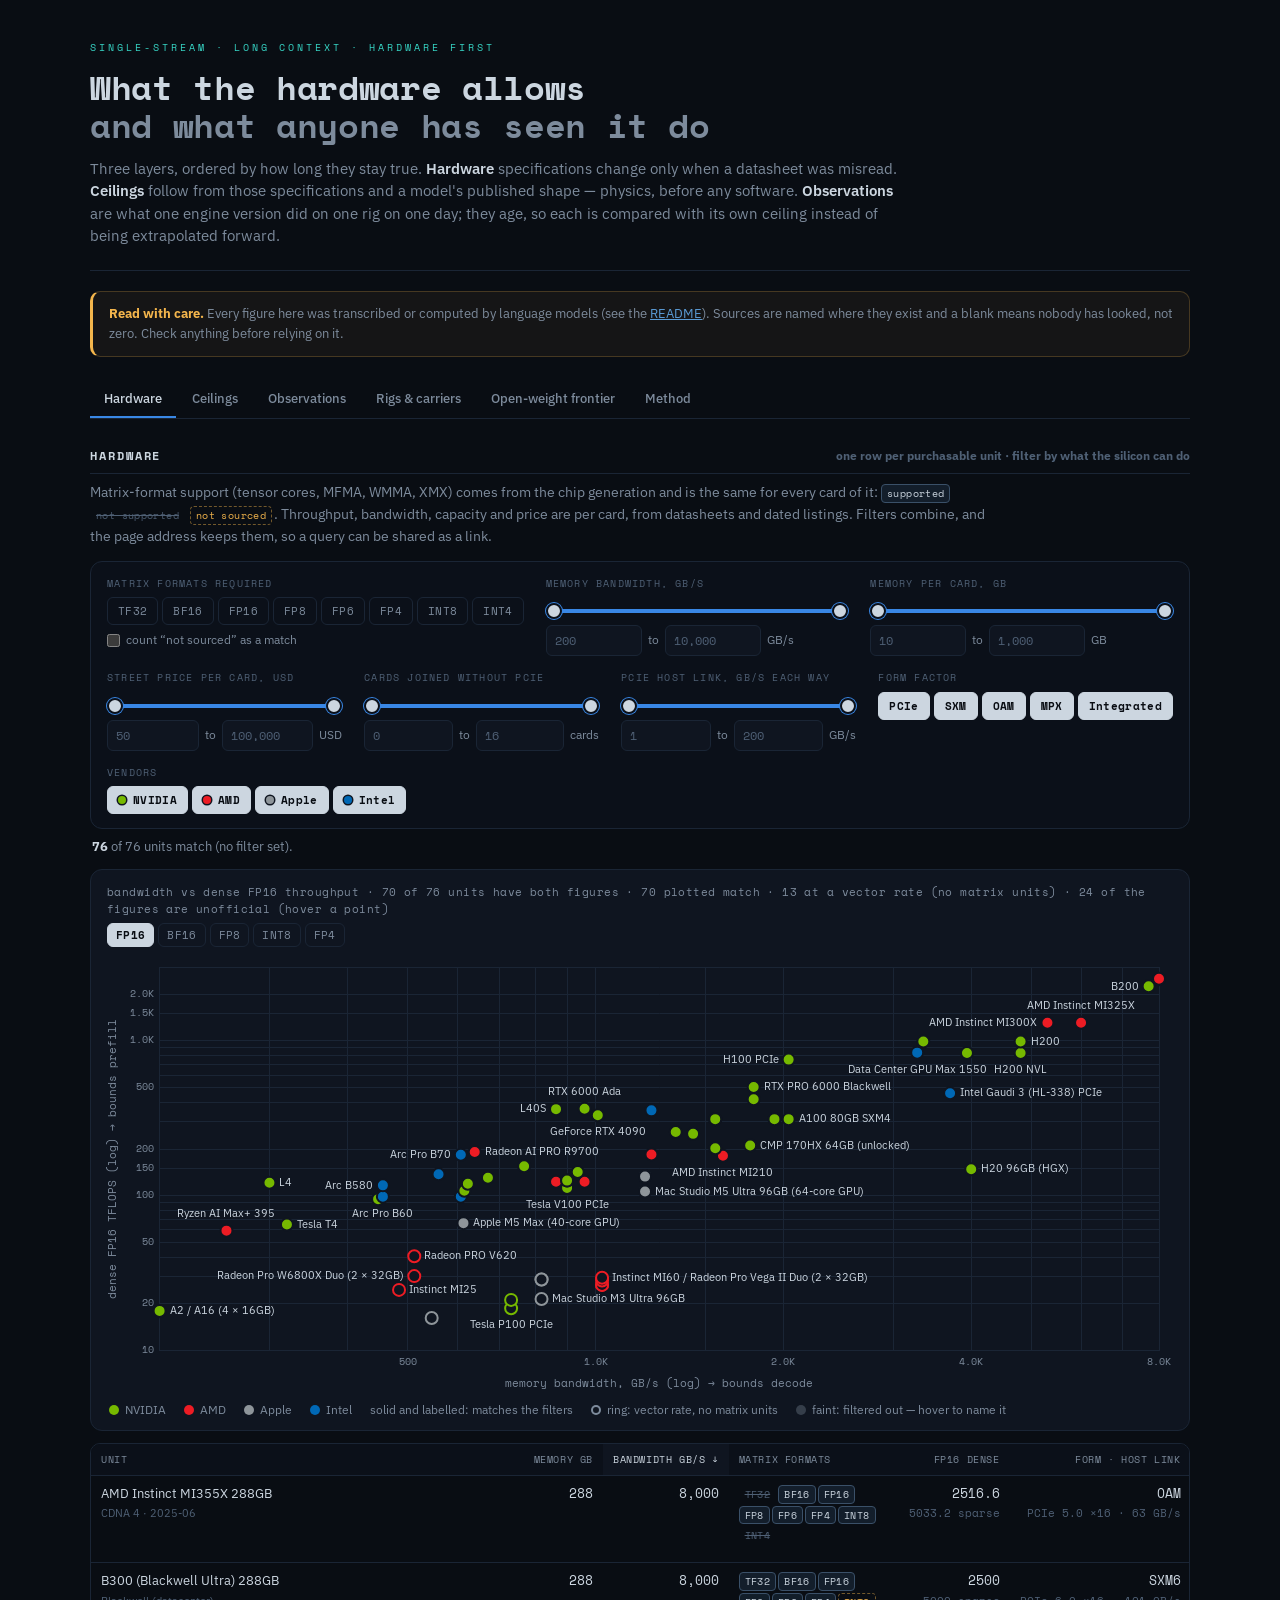
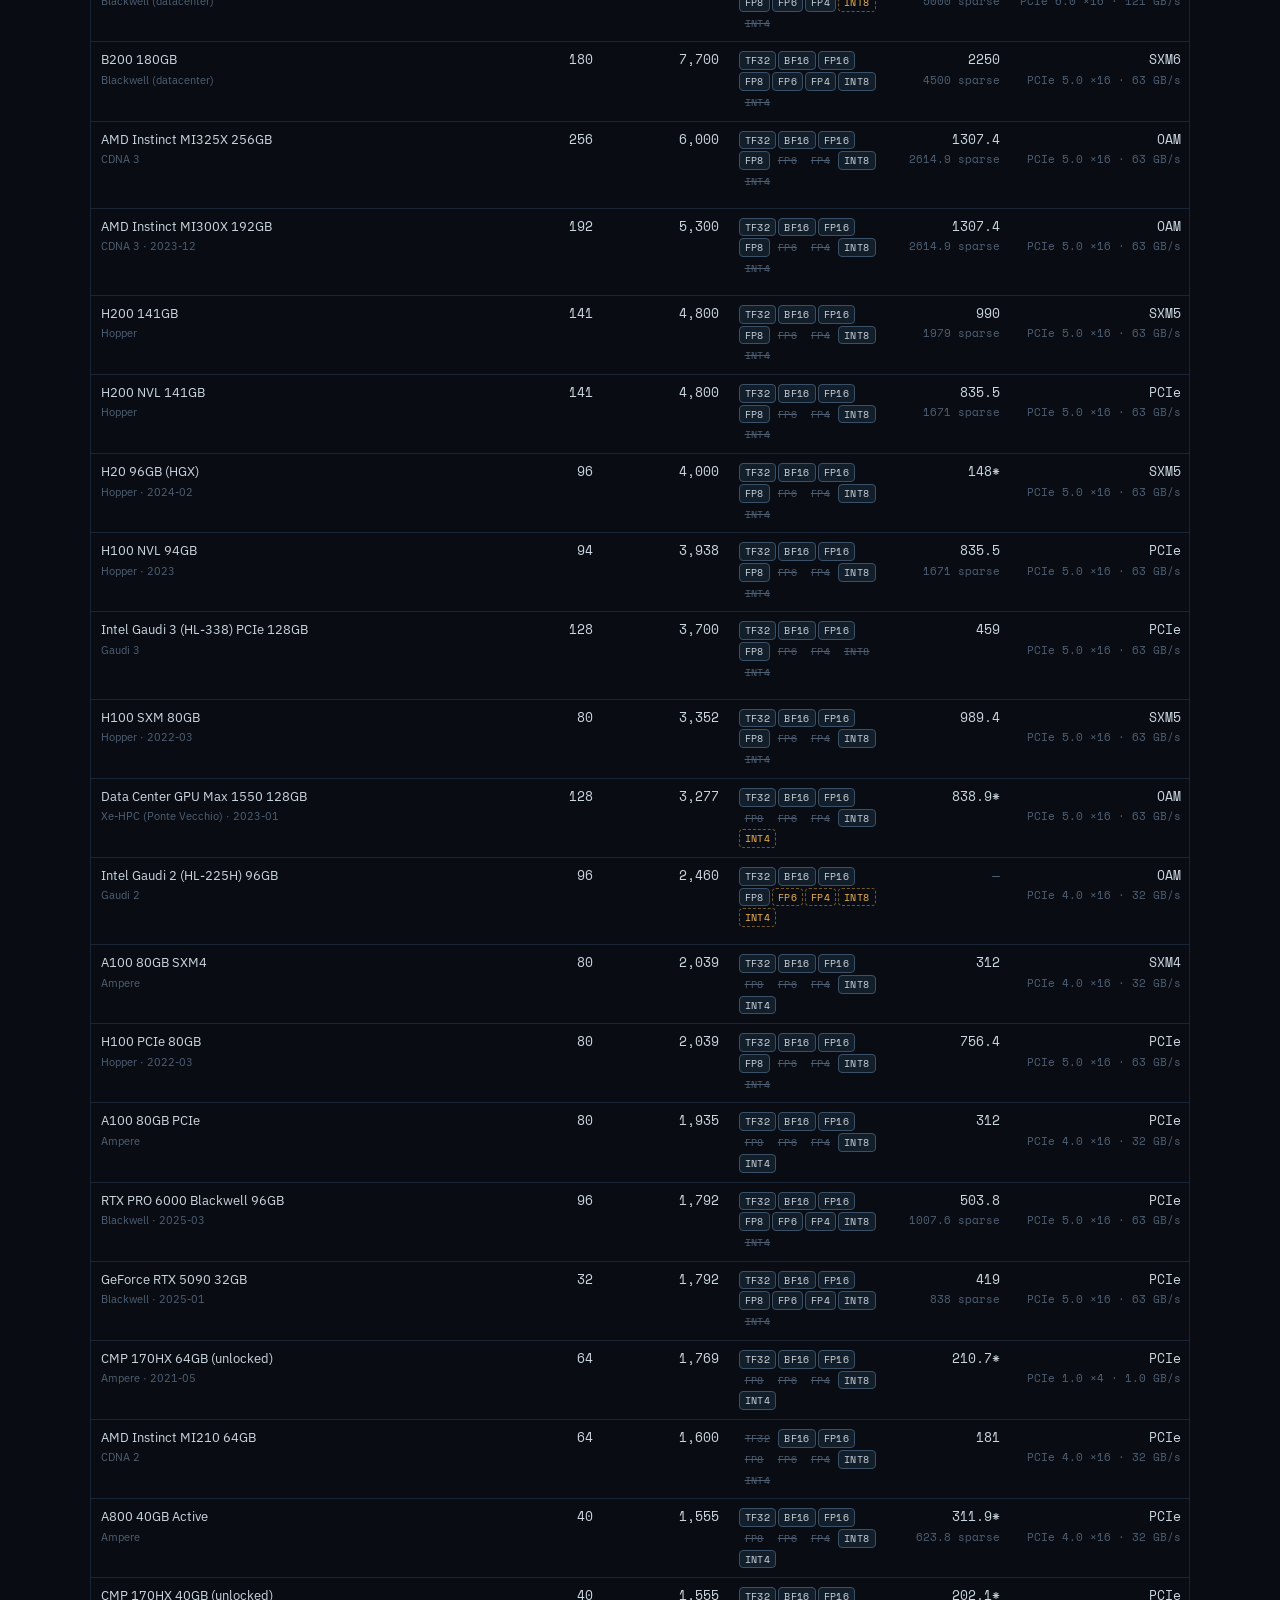
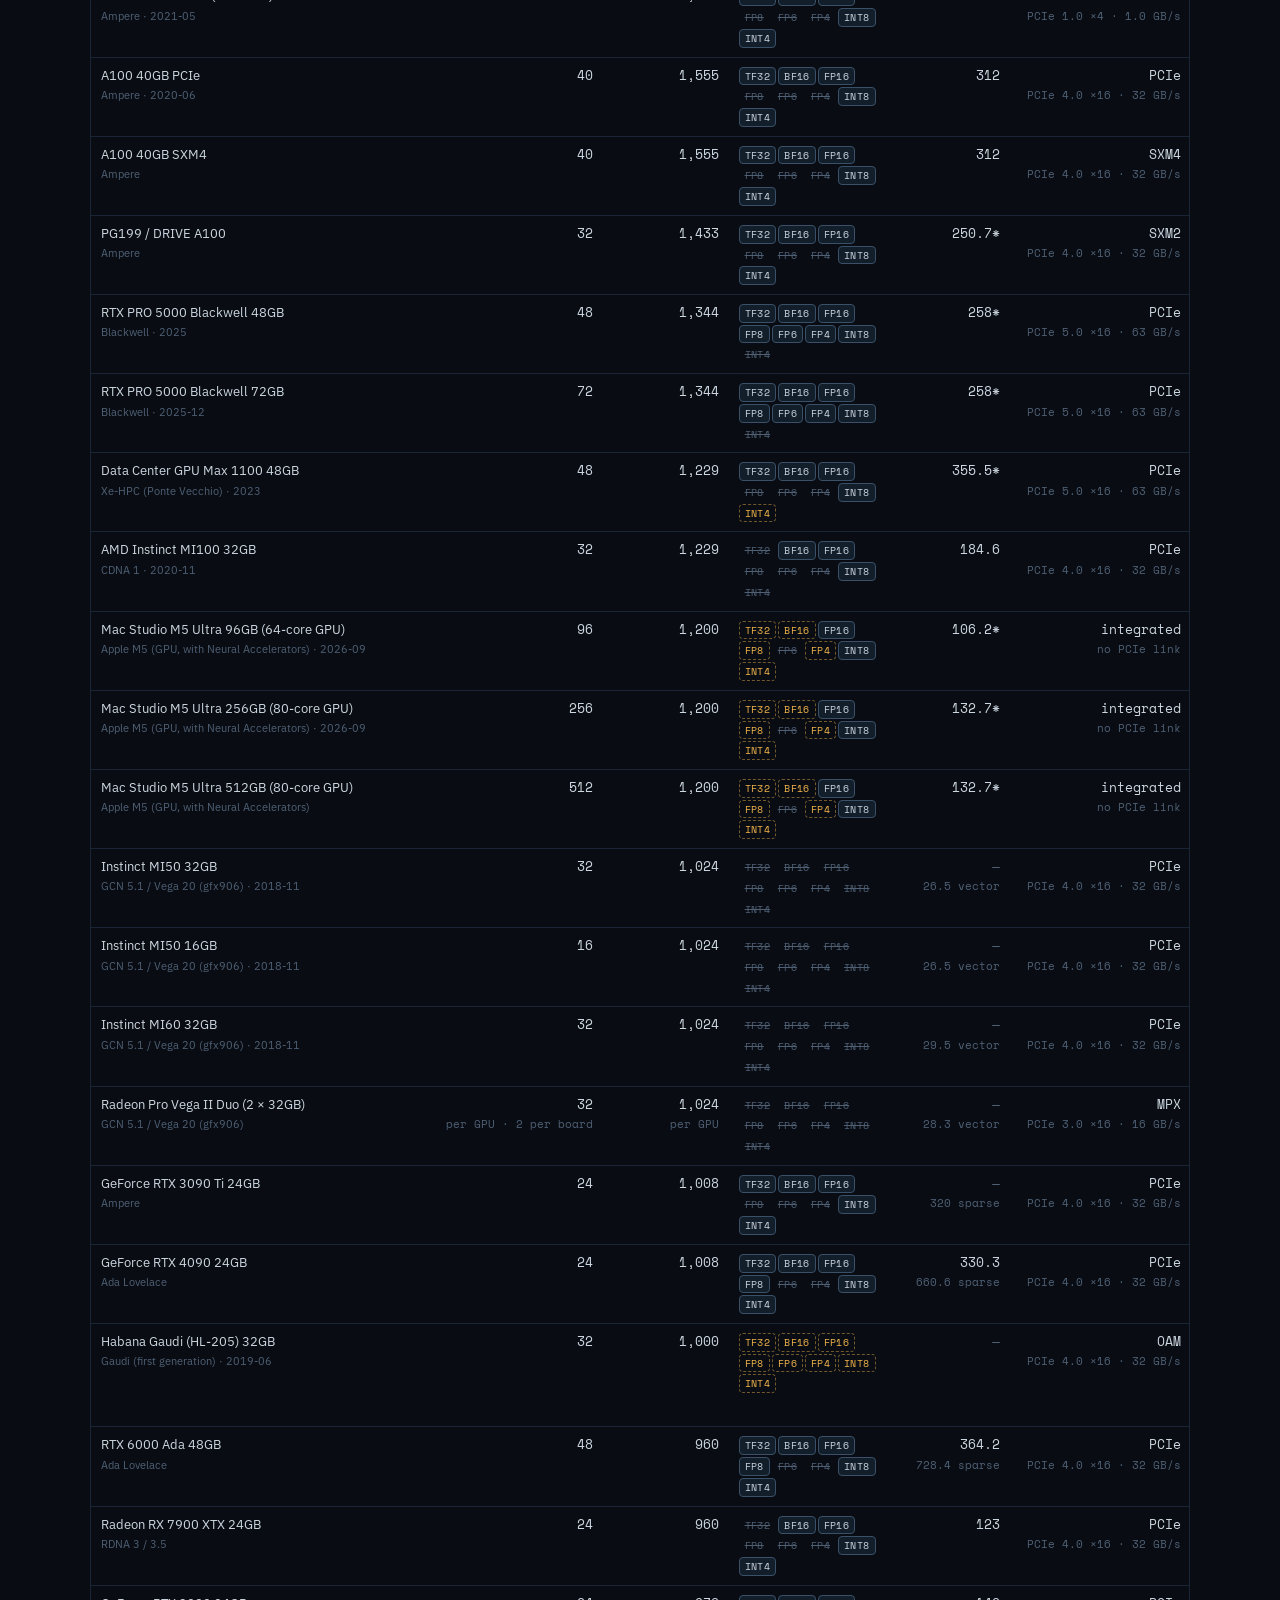
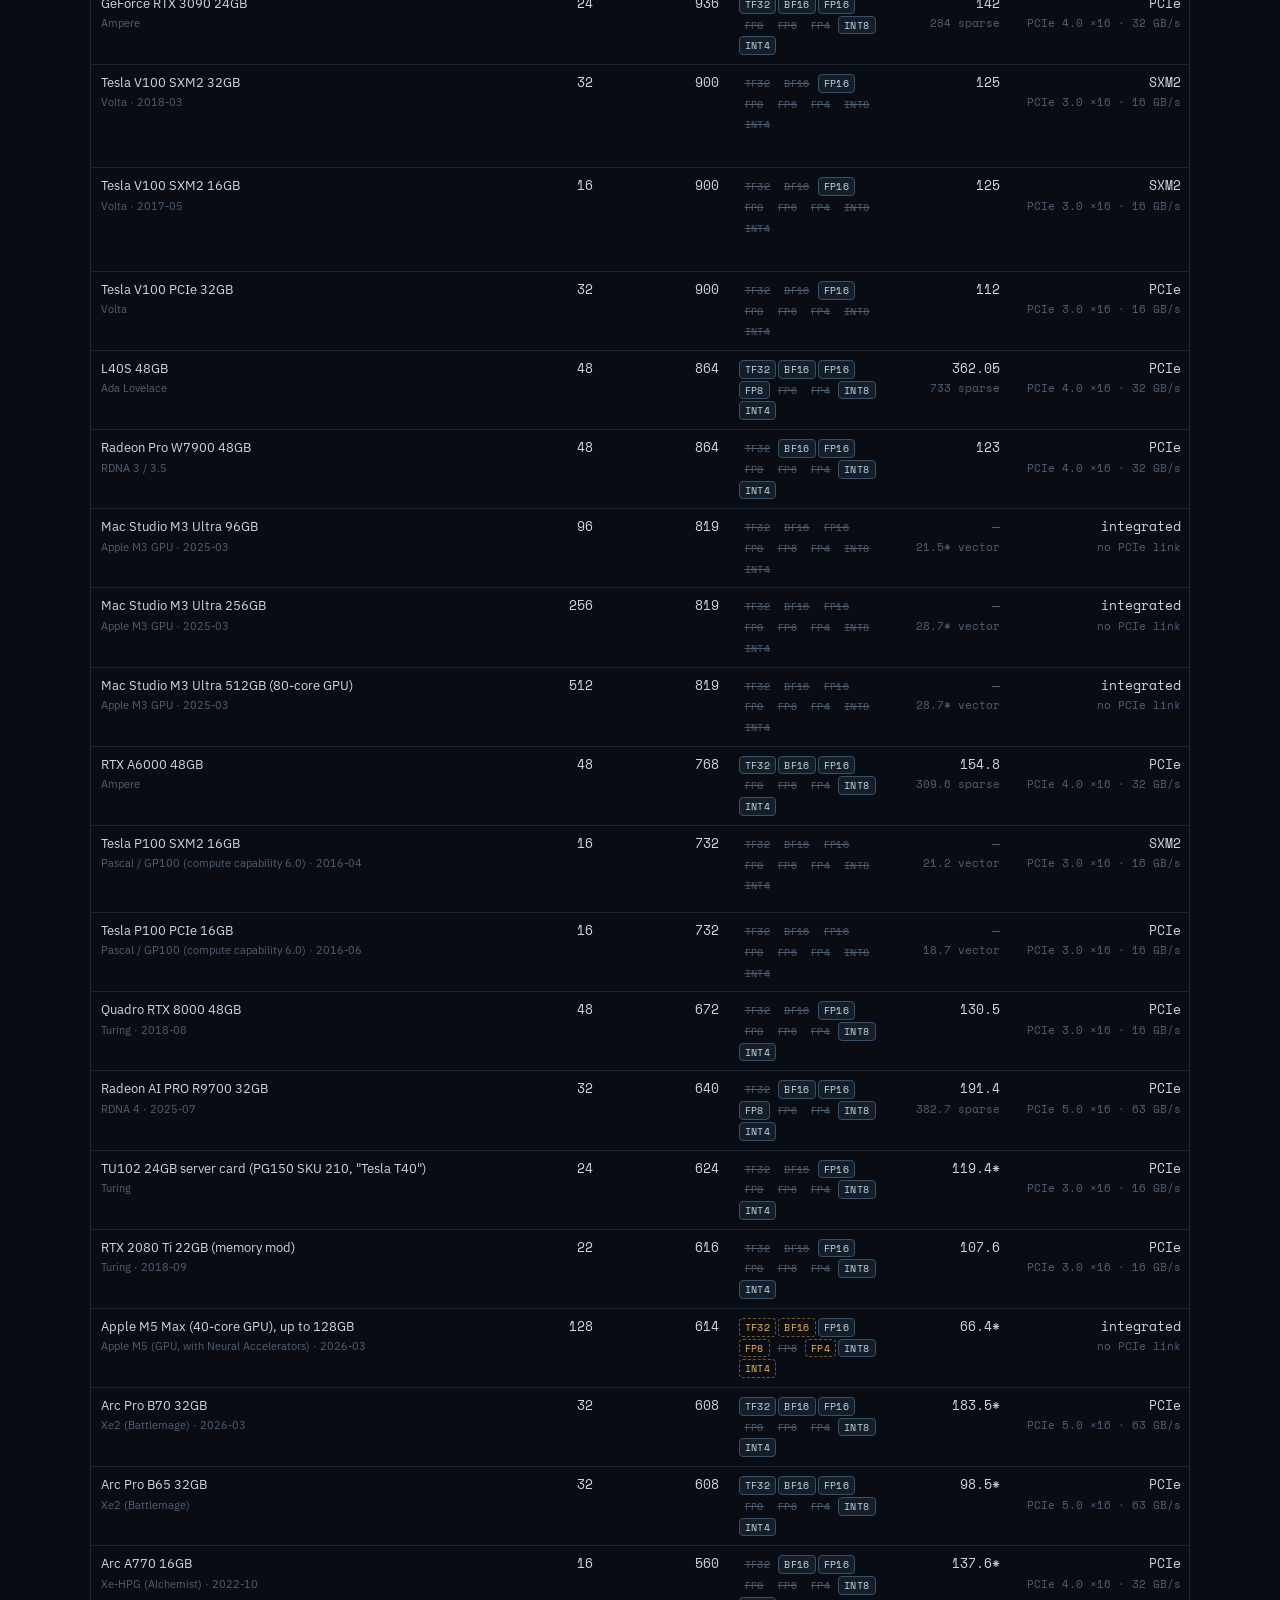
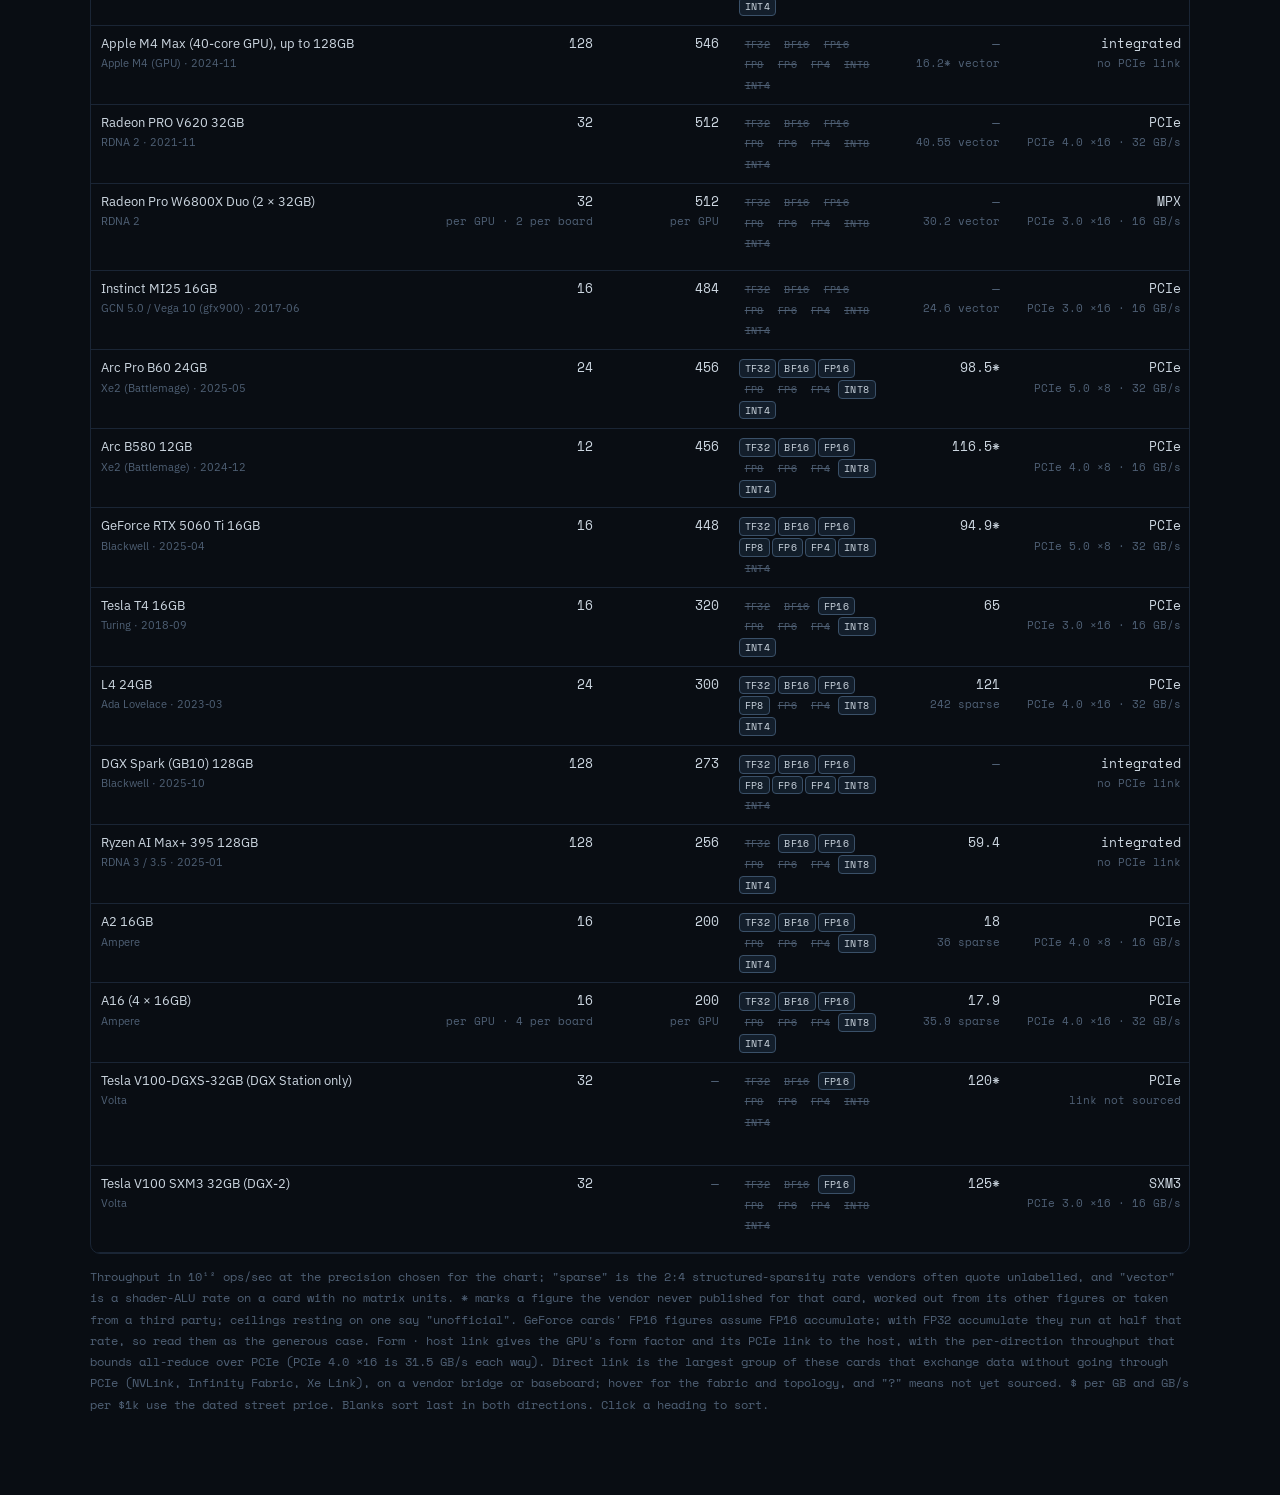
<file: index.html>
<!DOCTYPE html>
<html lang="en">
<head>
<meta charset="UTF-8">
<meta name="viewport" content="width=device-width, initial-scale=1.0">
<title>Long-Context Inference Compendium</title>
<link rel="icon" href="data:image/svg+xml,%3Csvg xmlns='http://www.w3.org/2000/svg' viewBox='0 0 32 32'%3E%3Crect width='32' height='32' rx='6' fill='%230f1520'/%3E%3Cpath d='M4 8 L12 10 L20 20 L28 26' fill='none' stroke='%2337d6c6' stroke-width='3' stroke-linecap='round' stroke-linejoin='round'/%3E%3C/svg%3E">
<link rel="preconnect" href="https://fonts.googleapis.com">
<link rel="preconnect" href="https://fonts.gstatic.com" crossorigin>
<link href="https://fonts.googleapis.com/css2?family=Space+Mono:wght@400;700&family=IBM+Plex+Sans:wght@400;500;600&display=swap" rel="stylesheet">
<link rel="stylesheet" href="./assets/styles.css">
<!-- Chart.js vendored rather than CDN-linked: the page keeps working when a CDN
     is blocked or the version is pulled, and CI renders the same bytes users get. -->
<script src="./assets/chart.umd.js"></script>
<script type="module" src="./assets/app.js"></script>
</head>
<body>
<div class="wrap">

<header>
  <p class="kicker">Single-stream · long context · hardware first</p>
  <h1>What the hardware allows<br><span class="sub">and what anyone has seen it do</span></h1>
  <p class="lead">Three layers, ordered by how long they stay true. <b>Hardware</b> specifications change only when a datasheet was misread. <b>Ceilings</b> follow from those specifications and a model's published shape — physics, before any software. <b>Observations</b> are what one engine version did on one rig on one day; they age, so each is compared with its own ceiling instead of being extrapolated forward.</p>
</header>

<div class="loaderr hidden" id="loadError"></div>

<div class="note-band">
  <b>Read with care.</b> Every figure here was transcribed or computed by language models (see the <a href="https://github.com/ironblock/longctx-compendium#readme">README</a>). Sources are named where they exist and a blank means nobody has looked, not zero. Check anything before relying on it.
</div>

<div id="tabTop"></div>
<nav class="tabs" role="tablist" aria-label="Sections">
  <button type="button" role="tab" id="tab-hardware" data-tab="hardware" aria-controls="hardware" aria-selected="true">Hardware</button>
  <button type="button" role="tab" id="tab-ceilings" data-tab="ceilings" aria-controls="ceilings" aria-selected="false" tabindex="-1">Ceilings</button>
  <button type="button" role="tab" id="tab-observations" data-tab="observations" aria-controls="observations" aria-selected="false" tabindex="-1">Observations</button>
  <button type="button" role="tab" id="tab-rigs" data-tab="rigs" aria-controls="rigs" aria-selected="false" tabindex="-1">Rigs &amp; carriers</button>
  <button type="button" role="tab" id="tab-frontier" data-tab="frontier" aria-controls="frontier" aria-selected="false" tabindex="-1">Open-weight frontier</button>
  <button type="button" role="tab" id="tab-method" data-tab="method" aria-controls="method" aria-selected="false" tabindex="-1">Method</button>
</nav>

<div class="filters settingsbar" id="sharedSettings" hidden>
  <div class="sb-label">Shared by Ceilings, Rigs and the frontier</div>
  <div class="fgroup">
    <div class="tglabel">Weights</div>
    <div class="chips" id="weightChips"></div>
  </div>
  <div class="fgroup">
    <div class="tglabel">KV cache</div>
    <div class="chips" id="kvChips"></div>
  </div>
  <div class="fgroup">
    <div class="tglabel">Draft weights</div>
    <div class="chips" id="specChips"></div>
  </div>
  <div class="fgroup">
    <div class="tglabel">Lookup tables</div>
    <div class="chips" id="tableChips"></div>
    <div class="chips" id="tableBitsChips"></div>
  </div>
  <div class="fgroup">
    <div class="tglabel">Host RAM</div>
    <div class="chips" id="ramChips"></div>
  </div>
  <div class="fgroup">
    <div class="tglabel">SSD for the tables</div>
    <div class="chips" id="ssdChips"></div>
    <div class="sub" id="ssdNote"></div>
  </div>
  <div class="fgroup">
    <div class="tglabel">Routed experts</div>
    <div class="chips" id="expertChips"></div>
  </div>
  <div class="fgroup">
    <div class="tglabel">Host platform for CPU experts</div>
    <div class="chips" id="platChips"></div>
    <div class="sub" id="platNote"></div>
  </div>
  <div class="fgroup slide">
    <div class="tglabel" id="depthLabel">Context depth, tokens</div>
    <div id="depthSlider" role="group" aria-labelledby="depthLabel"></div>
  </div>
  <div class="fgroup">
    <div class="tglabel" title="Tokens a message adds to the cached conversation: what the first token waits on">Each turn adds</div>
    <div class="chips" id="turnInChips"></div>
  </div>
  <div class="fgroup">
    <div class="tglabel" title="Tokens the model writes back, reasoning included">and writes</div>
    <div class="chips" id="turnOutChips"></div>
  </div>
</div>

<!-- ===================================================================== 1 -->
<section id="hardware" role="tabpanel" aria-labelledby="tab-hardware" tabindex="0">
<h2>Hardware <span class="tail">one row per purchasable unit · filter by what the silicon can do</span></h2>
<p class="intro">Matrix-format support (tensor cores, MFMA, WMMA, XMX) comes from the chip generation and is the same for every card of it: <span class="fmt native">supported</span> <span class="fmt absent">not supported</span> <span class="fmt unknown">not sourced</span>. Throughput, bandwidth, capacity and price are per card, from datasheets and dated listings. Filters combine, and the page address keeps them, so a query can be shared as a link.</p>

<div class="filters" id="hwFilters">
  <div class="fgroup">
    <div class="tglabel">Matrix formats required</div>
    <div class="chips" id="fmtChips"></div>
    <label class="check"><input type="checkbox" id="fmtUnknownOk"> count “not sourced” as a match</label>
  </div>
  <div class="fgroup slide">
    <div class="tglabel" id="bwLabel">Memory bandwidth, GB/s</div>
    <div id="bwRange" role="group" aria-labelledby="bwLabel"></div>
  </div>
  <div class="fgroup slide">
    <div class="tglabel" id="memLabel">Memory per card, GB</div>
    <div id="memRange" role="group" aria-labelledby="memLabel"></div>
  </div>
  <div class="fgroup slide">
    <div class="tglabel" id="priceLabel">Street price per card, USD</div>
    <div id="priceRange" role="group" aria-labelledby="priceLabel"></div>
  </div>
  <div class="fgroup slide">
    <div class="tglabel" id="linkLabel" title="The largest group of these cards that NVLink, Infinity Fabric or Xe Link joins, on a vendor bridge or baseboard">Cards joined without PCIe</div>
    <div id="linkRange" role="group" aria-labelledby="linkLabel"></div>
  </div>
  <div class="fgroup slide">
    <div class="tglabel" id="hostLabel" title="The GPU's PCIe link to the host, per direction: what all-reduce over PCIe runs at">PCIe host link, GB/s each way</div>
    <div id="hostRange" role="group" aria-labelledby="hostLabel"></div>
  </div>
  <div class="fgroup">
    <div class="tglabel">Form factor</div>
    <div class="chips" id="formChips"></div>
  </div>
  <div class="fgroup">
    <div class="tglabel">Vendors</div>
    <div class="chips" id="vendorChips"></div>
  </div>
</div>
<p class="summary"><span id="hwSummary"></span> <button type="button" id="hwReset" hidden>Clear filters</button></p>

<div class="chartbox">
  <div class="cap">
    <span id="scatterCap"></span>
    <span class="chips mini" id="scatterPrecChips" aria-label="Throughput precision for the chart"></span>
  </div>
  <div class="ch ch-scatter"><canvas id="scatterChart" aria-label="Memory bandwidth against dense matrix throughput, one point per catalog unit" role="img"></canvas></div>
  <div class="legend" id="scatterLegend"></div>
</div>

<div class="tscroll"><table id="hwTable">
  <thead><tr></tr></thead>
  <tbody></tbody>
</table></div>
<p class="src" id="hwNote"></p>
</section>

<!-- ===================================================================== 2 -->
<section id="ceilings" role="tabpanel" aria-labelledby="tab-ceilings" tabindex="0">
<h2>Ceilings <span class="tail">one model, one depth · what physics allows before any software</span></h2>
<p class="intro">A single user's context grows a few thousand tokens a turn, on top of a conversation the engine keeps cached, so the wait that matters is a <b>turn</b>: the new tokens appended to that cache, which the first token waits on, then the reply written at that depth. A cold prompt, prefilled from nothing, happens only when the cache is missed: a restart, a changed system prompt or tools array, a compacted conversation. Keep the start of the prompt stable and every session or subagent is a fork of one cached prefix. <b>Decode</b> (one stream, one token per pass) is bounded by memory bandwidth ÷ the bytes each step must read: the active weights, the whole KV cache of every full-attention layer, the window of every sliding-window layer, and the state of every linear-attention layer. That grows with depth at a rate set by the model's architecture — which is why a hybrid model and a dense one cannot be compared on raw tokens/sec, only each against its own ceiling. <b>Prefill</b> is bounded by rated matrix throughput at the precision the engine actually multiplies in, for tokens appended at the chosen depth. On a full-attention layer each one attends over the whole cache, so a turn's prefill gets dearer as the conversation grows; sliding-window, sparse and linear layers keep it nearly flat. That is where a card with little compute pays: not once for a long prompt, but on every turn of a deep session. Real prefill lands far below the bound, so read it as a bound, not a forecast. <b>Turn</b> adds the two at the turn size chosen above.</p>

<div class="filters" id="ceilControls">
  <div class="fgroup wide">
    <div class="tglabel">Model</div>
    <select id="modelSelect" aria-label="Model"></select>
  </div>
  <div class="fgroup slide">
    <div class="tglabel" id="cardLabel">Cards</div>
    <div id="cardSlider" role="group" aria-labelledby="cardLabel"></div>
    <label class="check"><input type="checkbox" id="cardsAuto"> the fewest of 1, 2, 4 or 8 that fit</label>
  </div>
  <div class="fgroup">
    <div class="tglabel">Split across cards</div>
    <div class="chips" id="splitChips"></div>
  </div>
  <div class="fgroup">
    <div class="tglabel">Devices</div>
    <div class="chips" id="scopeChips"></div>
  </div>
</div>

<p class="summary" id="ceilScope"></p>

<div class="modelcard" id="modelCard"></div>

<div class="chartbox">
  <div class="cap"><span id="depthCap"></span><span>KV and weights at the formats chosen above · higher stays faster at depth</span></div>
  <div class="ch ch-line"><canvas id="depthChart" aria-label="Share of the empty-context decode ceiling remaining as depth grows, one line per model" role="img"></canvas></div>
  <div class="legend" id="depthLegend"></div>
</div>

<div class="tscroll"><table id="ceilTable">
  <thead><tr>
    <th class="lbl">Device</th>
    <th>Cards</th>
    <th class="lbl">Memory</th>
    <th class="lbl" style="min-width:150px">Decode ceiling</th>
    <th class="lbl">Prefill ceiling</th>
    <th class="lbl" title="The fastest a turn can go at this depth: its new tokens appended to the cached conversation, then its reply written">Turn</th>
    <th>Price</th>
    <th>Decode per $1k</th>
  </tr></thead>
  <tbody></tbody>
</table></div>
<p class="src" id="ceilNote"></p>
</section>

<!-- ===================================================================== 3 -->
<section id="observations" role="tabpanel" aria-labelledby="tab-observations" tabindex="0">
<h2>Observations <span class="tail">what one stack did, on one date · each against its own ceiling</span></h2>
<p class="intro">Each group is one serving line: a rig, an engine, a model, its weights and its cache. Every reading states its depth. Nothing is interpolated, extrapolated or modeled — if it was not seen, it is not here. <b>Share of ceiling</b> divides a reading by the ceiling for that exact configuration (for a time to first token, where lower is better, the floor by the reading), so it measures how much of the hardware that software reached: the part that changes when someone writes a better kernel. A reading above its ceiling means its attribution is wrong somewhere, except under speculative decoding, which can emit more than one token per pass (marked <span class="specmark">spec</span>), and where part of the work ran on hardware the ceiling does not count, such as Apple's Neural Engine (marked <span class="specmark">offload</span>).</p>

<div class="filters" id="obsFilters">
  <div class="fgroup">
    <div class="tglabel">Device</div>
    <select id="obsDevice" aria-label="Device"></select>
  </div>
  <div class="fgroup">
    <div class="tglabel">Model</div>
    <select id="obsModel" aria-label="Model"></select>
  </div>
  <div class="fgroup">
    <div class="tglabel">Metric</div>
    <div class="chips" id="obsMetricChips"></div>
  </div>
  <div class="fgroup">
    <div class="tglabel">Provenance</div>
    <div class="chips" id="obsProvChips"></div>
  </div>
  <div class="fgroup">
    <div class="tglabel" title="Speculative decoding (MTP, DFlash, a draft model). Prefill readings are not speculative and always show.">Decode speculation</div>
    <div class="chips" id="obsSpecChips"></div>
  </div>
</div>
<p class="summary" id="obsSummary"></p>

<div class="tscroll"><table id="obsTable">
  <thead><tr>
    <th class="lbl">Reading</th>
    <th>Value</th>
    <th>Ceiling</th>
    <th class="lbl" style="min-width:170px">Share of ceiling</th>
    <th class="lbl">Notes</th>
  </tr></thead>
  <tbody></tbody>
</table></div>
<p class="src" id="obsNote"></p>
</section>

<!-- ===================================================================== 4 -->
<section id="rigs" role="tabpanel" aria-labelledby="tab-rigs" tabindex="0">
<h2>Rigs under consideration <span class="tail">no measured line yet · ceilings at the shared settings above</span></h2>
<p class="intro">A rig on a carrier board takes its bridge, peer wiring, host link and price from the carrier (below), so every rig on one board shares one record; a module without NVLink meets its peers over PCIe even on an NVLink carrier. Peer bandwidth is the vendor's peak rating per GPU, both directions summed, and only as good as what the board actually wires. Single-stream decode follows memory bandwidth — one card's under a layer split, all of them under tensor parallel; peer links decide how close tensor parallel gets to that, and matter for prefill, concurrent streams, and anything streamed from host RAM.</p>
<div class="tscroll"><table id="candTable">
  <thead><tr>
    <th class="lbl">Rig</th><th>VRAM</th><th>Bandwidth</th><th>Price</th><th class="lbl">Interconnect</th><th class="lbl">Peer bandwidth · host link</th><th class="lbl" style="min-width:230px">Ceilings for its models</th>
  </tr></thead>
  <tbody></tbody>
</table></div>
<h3 id="carriers">Carriers</h3>
<p class="intro">The boards SXM and OAM modules mount on, and which catalog units fit each. <b>Fit</b>: verified means an owner ran it and said so; reported, a vendor, seller or second-hand claim; untested, nobody has said either way; fails, reported not to work. Host link is per GPU, both directions at line rate, shared among the GPUs on one uplink. Over PCIe, peers on one switch stay off the host; without a switch every all-reduce crosses it.</p>
<div class="tscroll"><table id="carrierTable">
  <thead><tr>
    <th class="lbl">Carrier</th><th class="lbl">Peer link</th><th class="lbl">Host link per GPU · switch</th><th>Price</th><th class="lbl">Fits</th>
  </tr></thead>
  <tbody></tbody>
</table></div>
<h3 id="systems">Systems</h3>
<p class="intro">Whole machines built around a GPU or accelerator board: the host, chassis and power come with them, and a used one is usually sold with its modules installed. Recorded for completeness, so they need not be rediscovered; several draw more than a household circuit gives, or need 200–240 V. Columns are as for carriers; <b>fit</b> verified also covers a module the maker sold the system with. <b>Host memory</b> matters beyond the OS: it is where weights and caches go when they spill off the GPUs, and the host link per GPU is how fast they come back.</p>
<div class="tscroll"><table id="systemTable">
  <thead><tr>
    <th class="lbl">System</th><th class="lbl">Host</th><th class="lbl">Peer link</th><th class="lbl">Host link per GPU · switch</th><th>Max power</th><th>Price</th><th class="lbl">Fits</th>
  </tr></thead>
  <tbody></tbody>
</table></div>
</section>

<!-- ===================================================================== 5 -->
<section id="frontier" role="tabpanel" aria-labelledby="tab-frontier" tabindex="0">
<h2>Open-weight frontier <span class="tail">the best open model at each size · what the rigs above can hold</span></h2>
<p class="intro">Every open-weight model scored on one quality index, by total parameters, which set the memory its weights need. A model is on the <b>frontier</b> when no model of its size or smaller scores higher; the staircase joins them. Each takes its best score among the variants the index ran (effort levels, reasoning modes). The dashed lines mark how many parameters each rig's memory holds at the weight format in the shared settings above, weights only: the cache and runtime overhead come on top, and active parameters, not total, set decode speed.</p>
<div class="chartbox">
  <div class="cap"><span id="frontierCap"></span></div>
  <div class="ch ch-scatter"><canvas id="frontierChart" aria-label="Open-weight models by total parameters against the quality index, with the frontier and rig memory lines" role="img"></canvas></div>
</div>
<div class="tscroll"><table id="frontierTable">
  <thead><tr>
    <th class="lbl">Model</th><th>Parameters</th><th class="lbl">As released</th><th>Index</th><th>Weights</th><th class="lbl">Smallest rig that holds them</th><th class="lbl">Frontier</th>
  </tr></thead>
  <tbody></tbody>
</table></div>
<p class="src" id="frontierNote"></p>
</section>

<!-- ===================================================================== method -->
<section id="method" role="tabpanel" aria-labelledby="tab-method" tabindex="0">
<h2>Method &amp; sources</h2>
<ul class="notes">
  <li><b>Format support</b> is recorded once per chip generation in <span class="code">data/compendium.json</span> → <span class="code">architectures</span>, each with the sources it rests on. “Native” means the matrix units take that input type; emulating it or upcasting to a wider type does not count. A card can override its generation only with a note saying why. FP8 weights can still be <i>stored</i> on a card without FP8 matrix units — that saves memory and bandwidth, not compute. Apple publishes no list of the types its GPUs multiply natively. M3 and M4 read “absent” because Apple says GPUs before M5 have no neural accelerators and fall back to shader code; M5 reads “native” for FP16 and INT8 on Apple's own example and an independent benchmark, and “unknown” for most of the rest.</li>
  <li><b>Decode ceiling</b> = bandwidth ÷ (weights read × bits per weight ÷ 8 + KV bytes at depth + recurrent state). Weights read = active parameters less an untied input embedding table, of which a step reads one row; a tied table doubles as the output head and is read in full. KV bytes = 2 × KV heads × head size × bytes per element, for every full-attention layer times the depth and every sliding-window layer times its window; an MLA model stores one compressed latent per position instead, and a block-sparse layer reads only its fixed budget of positions however deep the cache. Recurrent state is one key×value matrix per head per linear-attention layer at FP32. Under a layer split a single stream runs one card at a time, so it gets one card's bandwidth; under tensor parallel it gets all of them, with perfect scaling assumed. A serving line whose checkpoint mixes widths, such as 4-bit experts with everything else in BF16, records the bytes a step reads, summed from the checkpoint's headers, and its decode ceiling uses those instead of one width.</li>
  <li><b>Prefill ceiling</b> = rated dense matrix throughput ÷ FLOPs per token, where FLOPs per token = 2 × active parameters + 4 × attention heads × head size × positions attended on each softmax layer (a token appended to a cached conversation attends over all of it, which is what the ceilings table shows; a cold prompt attends over half itself on average). Every card counts under either split. The precision is the one the engine actually multiplies in: GGUF quants follow llama.cpp's own kernel dispatch (<span class="code">docs/roofline-dequant-paths.md</span>), FP8 checkpoints use FP8 only where the matrix units take it, and anything ungrounded falls back to FP16 and says so. Datacenter Blackwell (B200, B300) takes llama.cpp's Hopper paths, because its Blackwell-specific kernels target the workstation chips only. A card with no matrix units at all is bounded by its fastest shader rate (packed FP16 or dot-product INT8), labelled “vector”. Where a vendor never published a rate for a card, one worked out from its other ratings or taken from a third party stands in, labelled “unofficial”, with the working in the card's note.</li>
  <li><b>Turn</b> = new tokens ÷ the prefill ceiling at the turn's mean depth (the depth plus half the new tokens, exact for the attention term, which grows linearly) + output tokens ÷ the decode ceiling at the output's mean depth. Scheduling, sampling and other fixed costs are left out, so it is a floor on a turn's time, and for a short message those fixed costs are most of it. A measured <b>time to first token</b> is held to the same floor: on a cache hit, its new tokens appended at its depth; on a miss, the whole conversation prefilled from nothing; a session restored from host RAM or disk is a copy, not compute, and gets no floor. Each serving line can record what its engine reused when tested: an appended message, a changed last message (rolled back to the shared prefix, which sliding-window and recurrent layers allow only where the engine saved their state), a changed tools array, and where an evicted session goes.</li>
  <li><b>Fit</b> = the model's GPU-resident parameters × bits per weight + KV at depth + recurrent state, against every card's memory less 1 GiB each for the runtime. GPU-resident leaves out vision towers, MTP heads and lookup tables. With <b>Draft weights</b> set, the model's MTP head, or a drafter recorded for it plus the drafter's own cache, is added at the same bits per weight. Lookup tables count only when the <b>Lookup tables</b> setting puts them in GPU memory, and routed experts leave it when the <b>Routed experts</b> setting moves them to host RAM (next items). The decode ceiling is not raised for speculative decoding, whose gain depends on a measured acceptance rate; speculative readings are shown against it but not held to it. Catalog memory is read as GiB, which is what vendors mean. Under tensor parallel, a model with fewer KV heads than cards replicates them, and an MLA model's latent cache is copied whole to every card; the table warns when a model's attention heads do not split evenly across the cards. Unified-memory machines give the GPU only part of their RAM by default; that is in each unit's note, not the arithmetic.</li>
  <li><b>Lookup tables</b> (Qwen3.8-Flash-Next's n-gram embedding, DeepSeek's Engram) are read a few rows per token: for Flash-Next, 16 rows of 160 values (about 5 KB in BF16) at its second layer of 48; for DeepSeek V4.1 Flash, 48 rows (about 13 KB) over two layers. A row's address depends only on the token ids, so an engine can request a token's rows as soon as the token is sampled; they must land by the layer that reads them. Engines disagree on where the tables go: pinned host RAM (vLLM's default), read from disk on demand (llama.cpp above 4 GiB, ExLlamaV3, Strata), or GPU memory (SGLang's default for DeepSeek's Engram). The setting picks one.
    <ul>
      <li><b>Host RAM</b> costs decode and prefill nothing: a few kilobytes per token cross PCIe while the first layer runs, as vLLM and Qwen describe. The host must hold the tables plus 8 GiB for the OS and the engine; the 8 GiB is a round assumption, not a measurement. Systems are checked against their own memory, board rigs against the <b>Host RAM</b> setting.</li>
      <li><b>GPU memory</b> adds the tables to the fit.</li>
      <li><b>SSD</b> costs one small random read per row. Requested together, a token's rows take the drive's queue-depth-1 latency plus rows ÷ its peak random-read IOPS; read one at a time, as page faults on one thread would be, they take a latency each. The decode step's time is spread evenly over its layers, and any read time beyond the layers before the table is added to every token. The ceiling assumes rows requested together; one at a time is shown beside it. A prompt's rows are all known in advance, so prefill reads overlap compute, but prefill cannot outrun the drive's IOPS ÷ rows per token.</li>
    </ul>
    Assumptions and limits of the SSD model:
    <ul>
      <li>Every row misses the operating system's cache, as with Strata's default unbuffered reads; rows the cache holds cost what host RAM does.</li>
      <li>A row that straddles two pages would cost two reads; that is not counted.</li>
      <li>Under tensor parallel, whether each card reads every row or only its share depends on the engine and is not modelled.</li>
      <li>The cost is computed only for a model that records its read pattern; for the others only the table's size and placement are shown.</li>
      <li>Each drive's latency is a review's measured CrystalDiskMark 4K queue-depth-1 average on Windows, not the maker's figure: the makers state no queue-depth-1 figure for three of the five drives (Intel gives the 905P only "under 10 µs", at no stated queue depth), and the two figures they do state are faster than measured (the 870 EVO's 13,000 IOPS is 77 µs a read; measured, 120 µs). Peak IOPS is the maker's. A DRAM-less drive may read slower across a 100 GB table than across a review's test file; no figure for that was found.</li>
      <li>Percentages are against the ceiling. A rig running below its ceiling has a longer window before the table's layer, so the same reads cost it less; the SSD-adjusted ceiling stays an upper bound.</li>
    </ul>
    Table precision follows its own setting where smaller copies exist (FP8, and IQ4_NL at 4.5 bits); quality at those precisions is not measured here.</li>
  <li><b>Routed experts</b> of an MoE model are most of its weights but a small share of what a token reads (Flash-Next: 121B of 125B, of which a token reads 10 of 512 per layer), so engines can leave them in host RAM for the CPU to compute: llama.cpp's <span class="code">--cpu-moe</span> and <span class="code">--n-cpu-moe</span>, ik_llama.cpp, KTransformers. The setting keeps them in GPU memory, puts every layer's on the CPU, or lets the GPUs keep as many layers' worth as fit after everything else (<b>Overflow</b>). Routed-expert weights, shared-expert weights and the number of MoE layers are summed from each checkpoint's safetensors headers at the pinned revision; a model without them keeps its experts on the GPUs.
    <ul>
      <li><b>Decode</b>: attention, the router and any shared expert run on the GPU, which then hands the token to the CPU for the routed experts it picked. The CPU reads those at the host's memory bandwidth: channels × transfer rate × 8 bytes, the theoretical peak, as GPU bandwidth is. The GPU's own share of the routed experts and the shared expert can run while the CPU works on the same layer, as KTransformers and llama.cpp's <span class="code">--moe-cache-cpu-share</span> (opt-in, November 2026) do, if the GPU's share is spread over every layer; attention and the router cannot, since the CPU needs their output. The ceiling takes that overlap. Taking turns, as llama.cpp does by default, adds the two times; that figure is shown beside it.</li>
      <li><b>Prefill</b>: a prompt batch is copied to the GPU instead. llama.cpp copies the experts a batch uses (for batches of 32 tokens or more; at 512 tokens that is nearly every expert), and KTransformers' layerwise GPU prefill loads whole layers. The copies cross each card's host link once per batch, so prefill cannot exceed batch × link ÷ the expert bytes held on the host. The ceiling uses 4,096-token batches, and shows 512, llama.cpp's default <span class="code">n_ubatch</span>; the cap scales with the batch. Copies are taken to overlap compute perfectly, though llama.cpp queues them on the compute stream and pays both. An engine that computes the CPU's experts on the CPU (KTransformers' AMX path, ik_llama.cpp below its offload threshold) is not bounded here, because no CPU's matrix throughput is recorded.</li>
      <li><b>Host RAM</b> must hold the CPU's experts, plus the lookup tables when they are there too, plus 8 GiB. Board rigs and the Ceilings table use the <b>Host platform</b> and <b>Host RAM</b> settings; systems use their own CPUs and memory.</li>
    </ul>
    Limits of the model:
    <ul>
      <li>Each host platform's channels and rated speed at one DIMM per channel come from the maker's spec page or datasheet. AMD's pages refused every fetch, so its figures come from its datasheets as resellers host them, from server makers and from the press; each platform says which. CPU code reads below the theoretical figure: measured STREAM and similar results run 80–96% of it on parts with many CCDs, and one is shown beside the platform where found.</li>
      <li>AMD parts with few CCDs cannot use all their channels: each CCD reaches the I/O die over links of limited width (Chips and Cheese measured at most 99.8 GB/s from one Zen 5 server CCD, 62.5 from a desktop one), and in Fujitsu's STREAM tables the 2-CCD EPYC 9115 and 9015 read about 42% of theoretical. A platform's figure is for its full parts.</li>
      <li>The CPU's arithmetic is taken to keep up with its memory. On a CPU with few cores, dequantizing and multiplying can be the slower part.</li>
      <li>A system's two sockets are counted as twice one, as tensor parallel counts every card. Stock llama.cpp gets much less: Arm measured it drawing 70.8 GB/s across two NUMA nodes against 104.9 from one, and 196.8 with a NUMA-aware patch that was not merged. A report quoted second-hand puts DeepSeek R1's gain from a second EPYC socket at 2%.</li>
      <li>Moving activations across PCIe twice a layer, and the synchronization that comes with it, is not counted.</li>
      <li>Every expert is taken to be equally likely. Routing is uneven in practice, so an engine that keeps the most-used experts on the GPU (llama.cpp's MoE cache) moves more of a token's reads off the CPU than the ceiling assumes, and can beat it.</li>
      <li>Experts in a memory-mapped file are not pinned, and llama.cpp's MoE-cache documentation says only pinned experts upload at the link's full speed.</li>
    </ul></li>
  <li><b>What the ceilings leave out on purpose:</b> kernel launch and synchronization cost, MoE routing, batching, interconnect time under tensor parallel, and any precision mix within a checkpoint (gpt-oss keeps attention in BF16, so its true ceiling is lower than one computed at MXFP4 throughout). Each omission makes the ceiling higher, never lower, so it stays an upper bound.</li>
  <li><b>Model shapes</b> are transcribed from each model's published <span class="code">config.json</span> and model card, with the URL beside each entry in <span class="code">assets/models.js</span>. An MoE model's total and active parameters are summed from its safetensors headers instead of taken from the card, whose figures are rounded and often leave out weights a token reads: Qwen3-Next's “3B activated” is 3.87B, Flash-Next's “6B” is 7.31B. Bits per weight for GGUF recipes (Q4_K_M and similar) are typical averages; a line that records its own measured width uses that instead.</li>
  <li><b>Observations</b> keep the source's own words where it gave a range, a caveat or no depth. “Recorded” is when a figure entered this page, which is the latest it could have been observed; “observed” is the source's own date where it gave one. <b>Witnessed</b> means the maintainer personally saw the hardware produce the numbers; <b>reported</b> is someone else's account, kept because nothing gives a specific reason to doubt it. A line whose source names only the model's size gets a weights-only bound, which leaves out the cache and so sits above the true ceiling. A withdrawn line stays visible with the reason it was withdrawn.</li>
  <li><b>Editing:</b> every number lives in <span class="code">data/compendium.json</span>; <span class="code">data/README.md</span> says how to add a card, a chip generation or a reading, and <span class="code">tools/check-ceilings.mjs</span> fails if any reading claims more than its hardware can do.</li>
</ul>
</section>

</div><!-- /wrap -->
</body>
</html>
</file>
<file: assets/styles.css>
:root {
  --bg:#090d13; --panel:#0f1520; --panel2:#0b1019; --line:#1a2535;
  --text:#ccd6e0; --muted:#7d8b9c; --dim:#4f6075;
  --m:#5fd97a; --e:#f3b54c; --u:#5b9bd5;
  --bad:#ff6060; --warn:#ffa040; --ok:#5fd97a;
  /* chart series: validated on the dark panel (dataviz validate_palette, adjacent + all-pairs for three) */
  --s1:#3987e5; --s2:#d95926; --s3:#199e70;
  --mute-mark:#3a4a5c;
  /* vendor marks: brand colours (dataviz validate_palette, dark panel, all pairs):
     CVD worst pair NVIDIA/AMD dE 9.7 deutan, normal-vision floor 20.3, all >= 3:1.
     Two checks fail on purpose: NVIDIA sits above the lightness band, which is what
     keeps it apart from AMD's red under deuteranopia, and Apple is its brand grey. */
  --v-nvidia:#76b900; --v-amd:#ed1c24; --v-intel:#0068b5; --v-apple:#8e959a;
  --mono:'Space Mono',monospace; --sans:'IBM Plex Sans',sans-serif;
  color-scheme: dark;
}
*{box-sizing:border-box;margin:0;padding:0}
body{background:var(--bg);color:var(--text);font-family:var(--sans);line-height:1.55;-webkit-font-smoothing:antialiased;padding-bottom:80px}
a{color:var(--u)}
.wrap{max-width:1140px;margin:0 auto;padding:0 20px}
@media(max-width:600px){.wrap{padding:0 16px}}
header{padding:40px 0 22px;border-bottom:1px solid var(--line);margin-bottom:20px}
.kicker{font-family:var(--mono);font-size:10px;letter-spacing:.3em;text-transform:uppercase;color:#37d6c6;margin-bottom:12px}
h1{font-family:var(--mono);font-size:clamp(22px,3.6vw,34px);font-weight:700;line-height:1.12;letter-spacing:-.01em;margin-bottom:14px}
h1 .sub{color:var(--muted);display:inline;font-size:inherit;margin:0}
.lead{font-size:14.5px;color:var(--muted);max-width:820px}
.lead b{color:var(--text);font-weight:600}
h2{font-family:var(--mono);font-size:12px;letter-spacing:.16em;text-transform:uppercase;color:var(--text);margin:52px 0 8px;padding-bottom:8px;border-bottom:1px solid var(--line);display:flex;justify-content:space-between;align-items:baseline;flex-wrap:wrap;gap:4px 16px}
h3{font-family:var(--mono);font-size:11.5px;letter-spacing:.14em;text-transform:uppercase;color:var(--text);margin:32px 0 4px}
h2 .tail{font-family:var(--sans);font-size:11.5px;letter-spacing:0;text-transform:none;color:var(--dim)}
p{font-size:14px}
.intro{font-size:13.5px;color:var(--muted);max-width:900px;margin:8px 0 6px}
.intro b{color:var(--text);font-weight:600}
.code{font-family:var(--mono);font-size:12px;color:var(--text)}

.note-band{background:rgba(243,181,76,.05);border:1px solid rgba(243,181,76,.22);border-left:3px solid var(--e);border-radius:10px;padding:12px 16px;font-size:13px;color:var(--muted);margin:8px 0 14px}
.note-band b{color:var(--e)}
.tabs{position:sticky;top:0;z-index:20;display:flex;gap:2px;overflow-x:auto;background:var(--bg);border-bottom:1px solid var(--line);margin:22px 0 0;scrollbar-width:none}
.tabs::-webkit-scrollbar{display:none}
.tabs button{flex:0 0 auto;background:none;border:0;border-bottom:2px solid transparent;color:var(--muted);font:500 13px var(--sans);padding:11px 14px 9px;cursor:pointer;white-space:nowrap}
.tabs button:hover{color:var(--text)}
.tabs button[aria-selected="true"]{color:var(--text);border-bottom-color:var(--s1)}
.tabs button:focus-visible{outline:2px solid var(--s1);outline-offset:-2px;border-radius:4px}
.settingsbar{margin:14px 0 0}
.sb-label{flex:1 0 100%;font-family:var(--mono);font-size:10px;letter-spacing:.14em;text-transform:uppercase;color:var(--dim)}
section[role="tabpanel"]:focus-visible{outline:none}
section[role="tabpanel"] > h2:first-child{margin-top:28px}
[hidden]{display:none !important}

/* filter panels: one row of controls above everything they scope */
.filters{display:flex;flex-wrap:wrap;gap:14px 22px;background:var(--panel2);border:1px solid var(--line);border-radius:12px;padding:14px 16px;margin:14px 0 8px}
.fgroup{display:flex;flex-direction:column;gap:6px;min-width:0}
.fgroup.wide{flex:1 1 260px}
.tglabel{font-family:var(--mono);font-size:10px;letter-spacing:.12em;text-transform:uppercase;color:var(--dim)}
.chips{display:flex;flex-wrap:wrap;gap:4px}
.chips button{font-family:var(--mono);font-size:11px;letter-spacing:.03em;color:var(--muted);background:transparent;border:1px solid var(--line);padding:5px 10px;border-radius:6px;cursor:pointer;transition:.12s;min-height:28px}
.chips button:hover{color:var(--text);border-color:#2a3a50}
.chips button.on{background:var(--text);color:var(--bg);border-color:var(--text);font-weight:700}
.chips button.off{text-decoration:line-through;color:var(--dim)}
.chips button:focus-visible,select:focus-visible,input:focus-visible{outline:2px solid var(--u);outline-offset:1px}
.chips.mini button{padding:3px 8px;font-size:10.5px;min-height:24px}
select,input[type=number]{font-family:var(--mono);font-size:12px;color:var(--text);background:var(--panel);border:1px solid var(--line);border-radius:6px;padding:6px 8px;max-width:100%}
input[type=number]{width:96px}
.check,.numin{font-size:12px;color:var(--muted);display:flex;align-items:center;gap:6px}

/* range sliders: a thin track, the selected span in the accent, round thumbs.
   Two inputs share one track; only their thumbs take the pointer, so either
   handle can be grabbed wherever the other sits. */
.fgroup.slide{flex:1 1 230px;min-width:0;max-width:340px}
.slider{position:relative;height:28px;--lo:0%;--hi:100%}
.slider .track{position:absolute;left:8px;right:8px;top:12px;height:4px;border-radius:2px;background:var(--line)}
.slider .fill{position:absolute;top:0;bottom:0;border-radius:2px;background:var(--s1);left:var(--lo);right:calc(100% - var(--hi))}
.slider input[type=range]{position:absolute;inset:0;width:100%;height:28px;margin:0;background:none;pointer-events:none;-webkit-appearance:none;appearance:none;z-index:2}
.slider input[type=range]::-webkit-slider-runnable-track{background:none;height:28px}
.slider input[type=range]::-moz-range-track{background:none}
.slider input[type=range]::-webkit-slider-thumb{-webkit-appearance:none;appearance:none;pointer-events:auto;width:16px;height:16px;margin-top:6px;border-radius:50%;background:var(--text);border:2px solid var(--panel2);box-shadow:0 0 0 1px var(--s1);cursor:grab}
.slider input[type=range]::-moz-range-thumb{pointer-events:auto;width:14px;height:14px;border-radius:50%;background:var(--text);border:2px solid var(--panel2);box-shadow:0 0 0 1px var(--s1);cursor:grab}
.slider input[type=range]:active::-webkit-slider-thumb{cursor:grabbing}
.slider input[type=range]:focus-visible{outline:none}
.slider input[type=range]:focus-visible::-webkit-slider-thumb{box-shadow:0 0 0 3px var(--u)}
.slider input[type=range]:focus-visible::-moz-range-thumb{box-shadow:0 0 0 3px var(--u)}
.range-vals{display:flex;align-items:center;gap:6px;font-size:12px;color:var(--muted)}
.range-vals input[type=number]{width:96px;flex:0 1 auto;min-width:0;font-variant-numeric:tabular-nums}
.range-vals input::placeholder{color:var(--dim)}
.single{display:flex;align-items:center;gap:12px}
.single .slider{flex:1 1 auto;min-width:0}
.single .readout{font-family:var(--mono);font-size:12px;color:var(--text);min-width:64px;text-align:right;font-variant-numeric:tabular-nums}
.single.disabled .slider{opacity:.35}
.single.disabled .readout{color:var(--muted)}
.slider input[type=range]:disabled::-webkit-slider-thumb{cursor:default}
.summary{font-size:13px;color:var(--muted);margin:4px 2px 0}
.summary b{color:var(--text)}
.summary button{font:inherit;color:var(--u);background:none;border:0;cursor:pointer;text-decoration:underline;padding:0}

/* charts */
.chartbox{background:var(--panel);border:1px solid var(--line);border-radius:12px;padding:14px 12px 10px;margin:12px 0}
.chartbox .cap{font-family:var(--mono);font-size:10.5px;color:var(--muted);letter-spacing:.04em;display:flex;justify-content:space-between;align-items:center;flex-wrap:wrap;gap:6px 12px;padding:0 4px 8px}
.ch{position:relative}
.ch-scatter{height:440px}
.ch-line{height:340px}
@media(max-width:600px){.ch-scatter{height:360px}.ch-line{height:300px}}
.legend{display:flex;flex-wrap:wrap;gap:6px 18px;font-size:12px;color:var(--muted);padding:6px 6px 0}
.legend span{display:inline-flex;align-items:center;gap:6px}
.swatch{width:10px;height:10px;border-radius:50%;flex:0 0 auto}
.swatch.line{width:18px;height:0;border-radius:0;border-top:2px solid}
.swatch.faint{opacity:.35}
.swatch.ring{background:transparent;box-shadow:inset 0 0 0 2px var(--muted)}
/* A vendor chip's dot is the chart's legend: filled when shown, a hollow ring when hidden. */
.vdot{display:inline-block;width:8px;height:8px;border-radius:50%;margin-right:7px;vertical-align:0;background:var(--c);box-shadow:0 0 0 1.5px var(--panel)}
.chips button.off .vdot{background:transparent;box-shadow:inset 0 0 0 1.5px var(--dim)}
.hidden{display:none!important}

/* tables */
.tscroll{overflow-x:auto;border:1px solid var(--line);border-radius:10px;margin:12px 0}
table{border-collapse:collapse;width:100%;font-size:12.5px;min-width:640px}
th,td{padding:8px 10px;text-align:right;border-bottom:1px solid var(--line);white-space:nowrap;vertical-align:top}
th{font-family:var(--mono);font-weight:400;font-size:10px;letter-spacing:.06em;color:var(--muted);text-transform:uppercase;background:var(--panel2);position:sticky;top:0;vertical-align:bottom}
td.lbl,th.lbl{text-align:left}
td.wrap{white-space:normal}
th.sortable{cursor:pointer;user-select:none}
th.sortable:hover{color:var(--text);background:var(--panel)}
th.sorted{color:var(--text);background:var(--panel)}
tbody tr:hover{background:rgba(255,255,255,.015)}
.num{font-family:var(--mono);font-variant-numeric:tabular-nums}
.sub{display:block;font-size:10.5px;color:var(--dim);margin-top:2px}
/* Fabric names run long; let them wrap under the card count. */
td.link .sub{white-space:normal;min-width:12em;max-width:16em;margin-left:auto}
.dash{color:var(--dim);font-family:var(--mono)}
.fit-untested{color:var(--dim)}
.sub.prose{font-family:var(--sans);white-space:normal}
.sub.tline{white-space:normal;max-width:17em}
.t-ok{color:var(--ok)} .t-warn{color:var(--warn)} .t-bad{color:var(--bad)}
.grp{font-family:var(--mono);font-size:10px;letter-spacing:.1em;text-transform:uppercase;background:var(--panel2);color:var(--dim);border-top:1px solid var(--line);text-align:left}

/* format badges */
.fmt{display:inline-block;font-family:var(--mono);font-size:9.5px;letter-spacing:.04em;padding:1px 5px;margin:1px 2px 1px 0;border-radius:4px;border:1px solid var(--line)}
.fmt.native{color:var(--text);border-color:#3a5068;background:rgba(91,155,213,.12)}
.fmt.absent{color:var(--dim);text-decoration:line-through;border-color:transparent}
.fmt.unknown{color:var(--e);border-style:dashed;border-color:rgba(243,181,76,.45)}
.fmts{white-space:normal;min-width:170px;max-width:220px}

/* inline ceiling bars: thin, one hue, the value in text ink beside them */
.bar{display:flex;align-items:center;gap:8px}
.bar .track{flex:1 1 auto;height:6px;border-radius:3px;background:var(--line);min-width:48px;position:relative;overflow:hidden}
.bar .fill{position:absolute;left:0;top:0;bottom:0;border-radius:3px;background:var(--s1)}
.bar .fill.over{background:var(--bad)}
.bar .fill.spec{background:var(--e)}
.bar .v{font-family:var(--mono);font-variant-numeric:tabular-nums;min-width:56px;text-align:right}

/* model card */
.modelcard{display:grid;grid-template-columns:repeat(auto-fit,minmax(240px,1fr));gap:1px;background:var(--line);border:1px solid var(--line);border-radius:12px;overflow:hidden;margin:12px 0}
.modelcard > div{background:var(--panel);padding:12px 14px;font-size:12.5px;color:var(--muted)}
.modelcard .k{font-family:var(--mono);font-size:10px;letter-spacing:.1em;text-transform:uppercase;color:var(--dim);margin-bottom:4px}
.modelcard .big{font-family:var(--mono);font-size:15px;color:var(--text)}
.modelcard table{min-width:0;font-size:11.5px}
.modelcard td,.modelcard th{padding:3px 6px;border:0}
.modelcard th{background:transparent;position:static}

/* observation groups */
tr.line-head td{background:var(--panel2);border-top:1px solid #22324a;white-space:normal;text-align:left;padding:10px}
tr.line-head .title{font-size:13px;color:var(--text);font-weight:600}
tr.line-head .meta{display:flex;flex-wrap:wrap;gap:4px 16px;font-size:11.5px;color:var(--muted);margin-top:4px}
tr.line-head .meta b{color:var(--text);font-weight:500}
tr.line-head details{margin-top:6px;font-size:11.5px;color:var(--muted)}
tr.line-head summary{cursor:pointer;color:var(--dim)}
tr.line-head details li{margin:3px 0 3px 16px}
tr.pt td:first-child{padding-left:22px}
tr.cand-notes td{white-space:normal;text-align:left;font-size:11.5px;color:var(--muted);padding-top:0;border-top:0}
tr.cand-main td{border-bottom:0}
.conf-m2{color:var(--dim)}
.specmark{font-family:var(--mono);font-size:9.5px;color:var(--e);border:1px solid rgba(243,181,76,.45);border-radius:4px;padding:0 4px}

.src{font-size:11.5px;color:var(--dim);font-family:var(--mono);line-height:1.85;margin-top:8px}
ul.notes{font-size:13px;color:var(--muted);padding-left:18px;margin:8px 0}
ul.notes li{margin:8px 0}
ul.notes b{color:var(--text)}

/* data load failure — a static site has no server-side error page */
.loaderr{background:rgba(255,96,96,.07);border:1px solid rgba(255,96,96,.35);border-left:3px solid var(--bad);border-radius:10px;padding:14px 16px;margin:8px 0 24px;font-family:var(--mono);font-size:12.5px;color:#ff9a9a;white-space:pre-wrap}

/* provenance chips: what sort of source, then whether the maintainer vouches for it */
.prov{display:inline-block;font-family:var(--mono);font-size:9.5px;letter-spacing:.06em;text-transform:uppercase;padding:1px 7px;margin-right:5px;border-radius:9px;border:1px solid var(--line);color:var(--muted);cursor:help}
.prov.witnessed{color:var(--m);border-color:rgba(95,217,122,.4)}
.prov.reported{color:var(--e);border-color:rgba(243,181,76,.4)}
</file>
